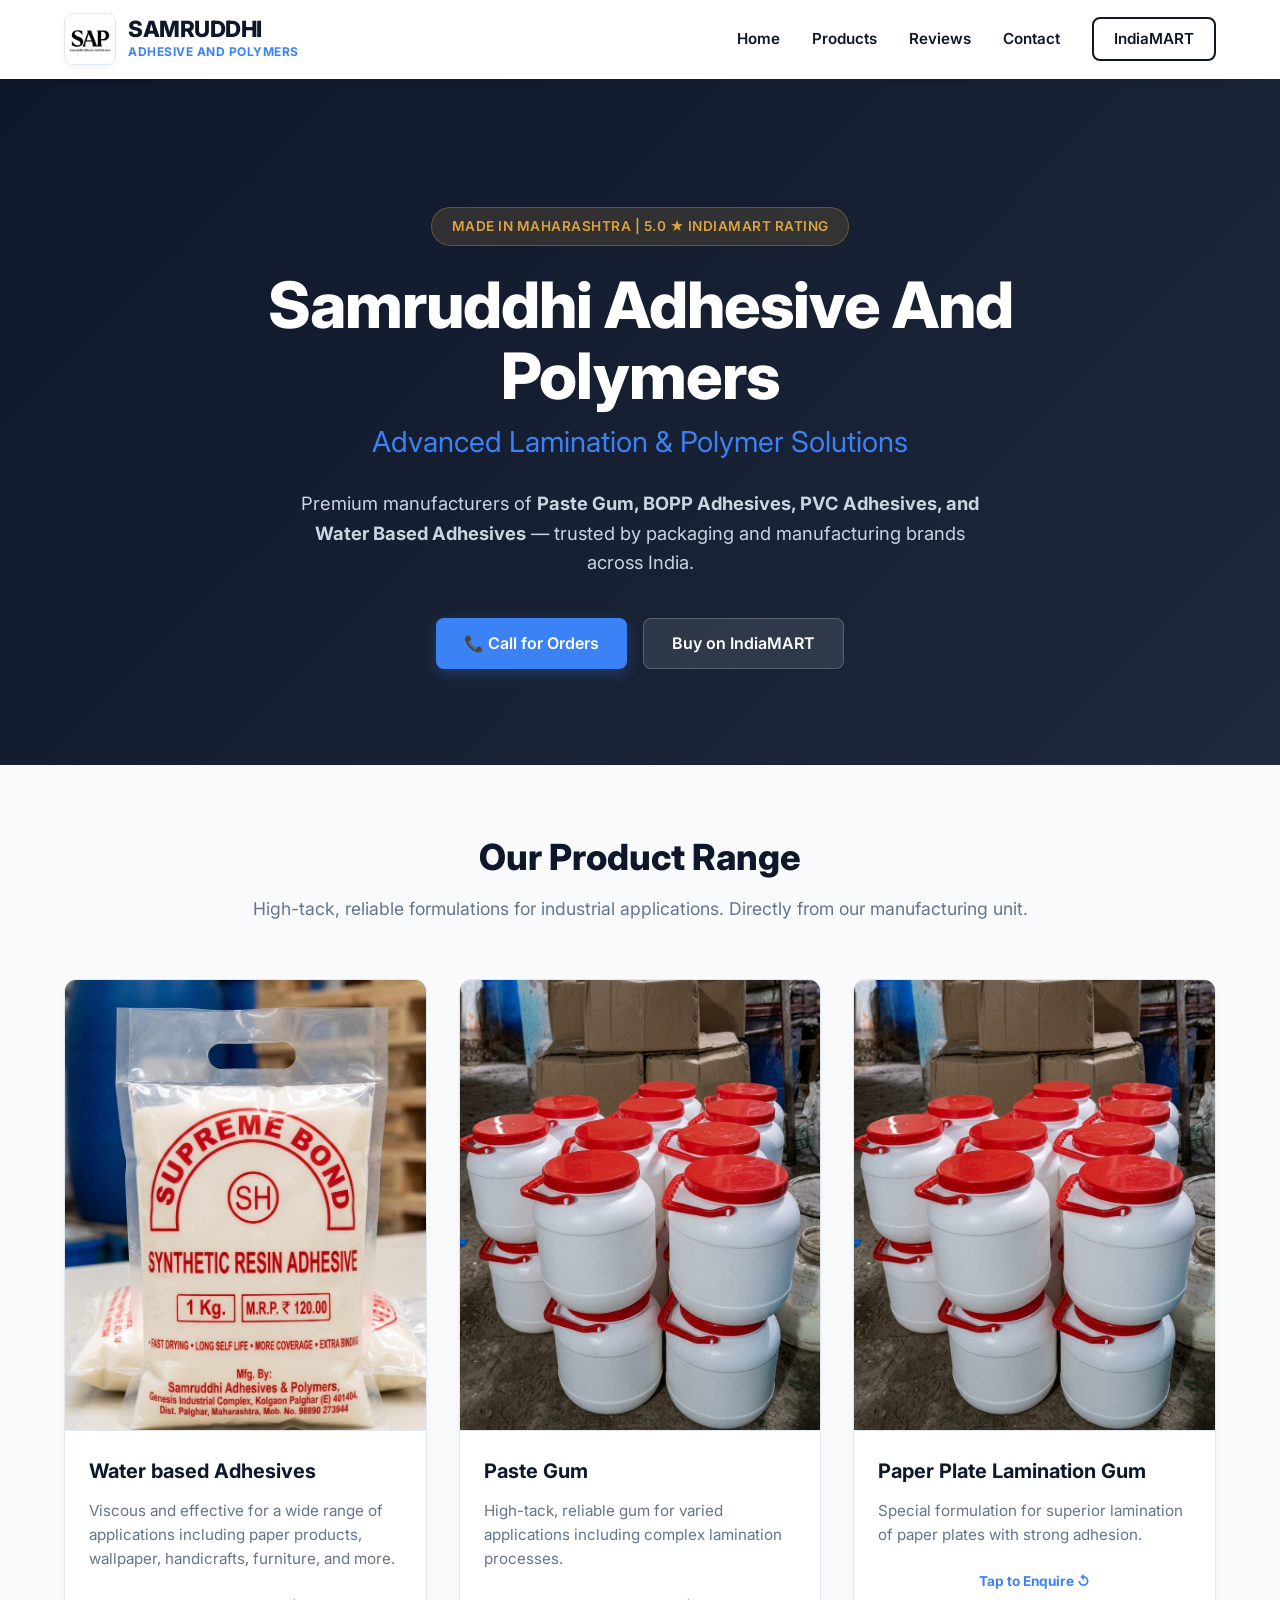
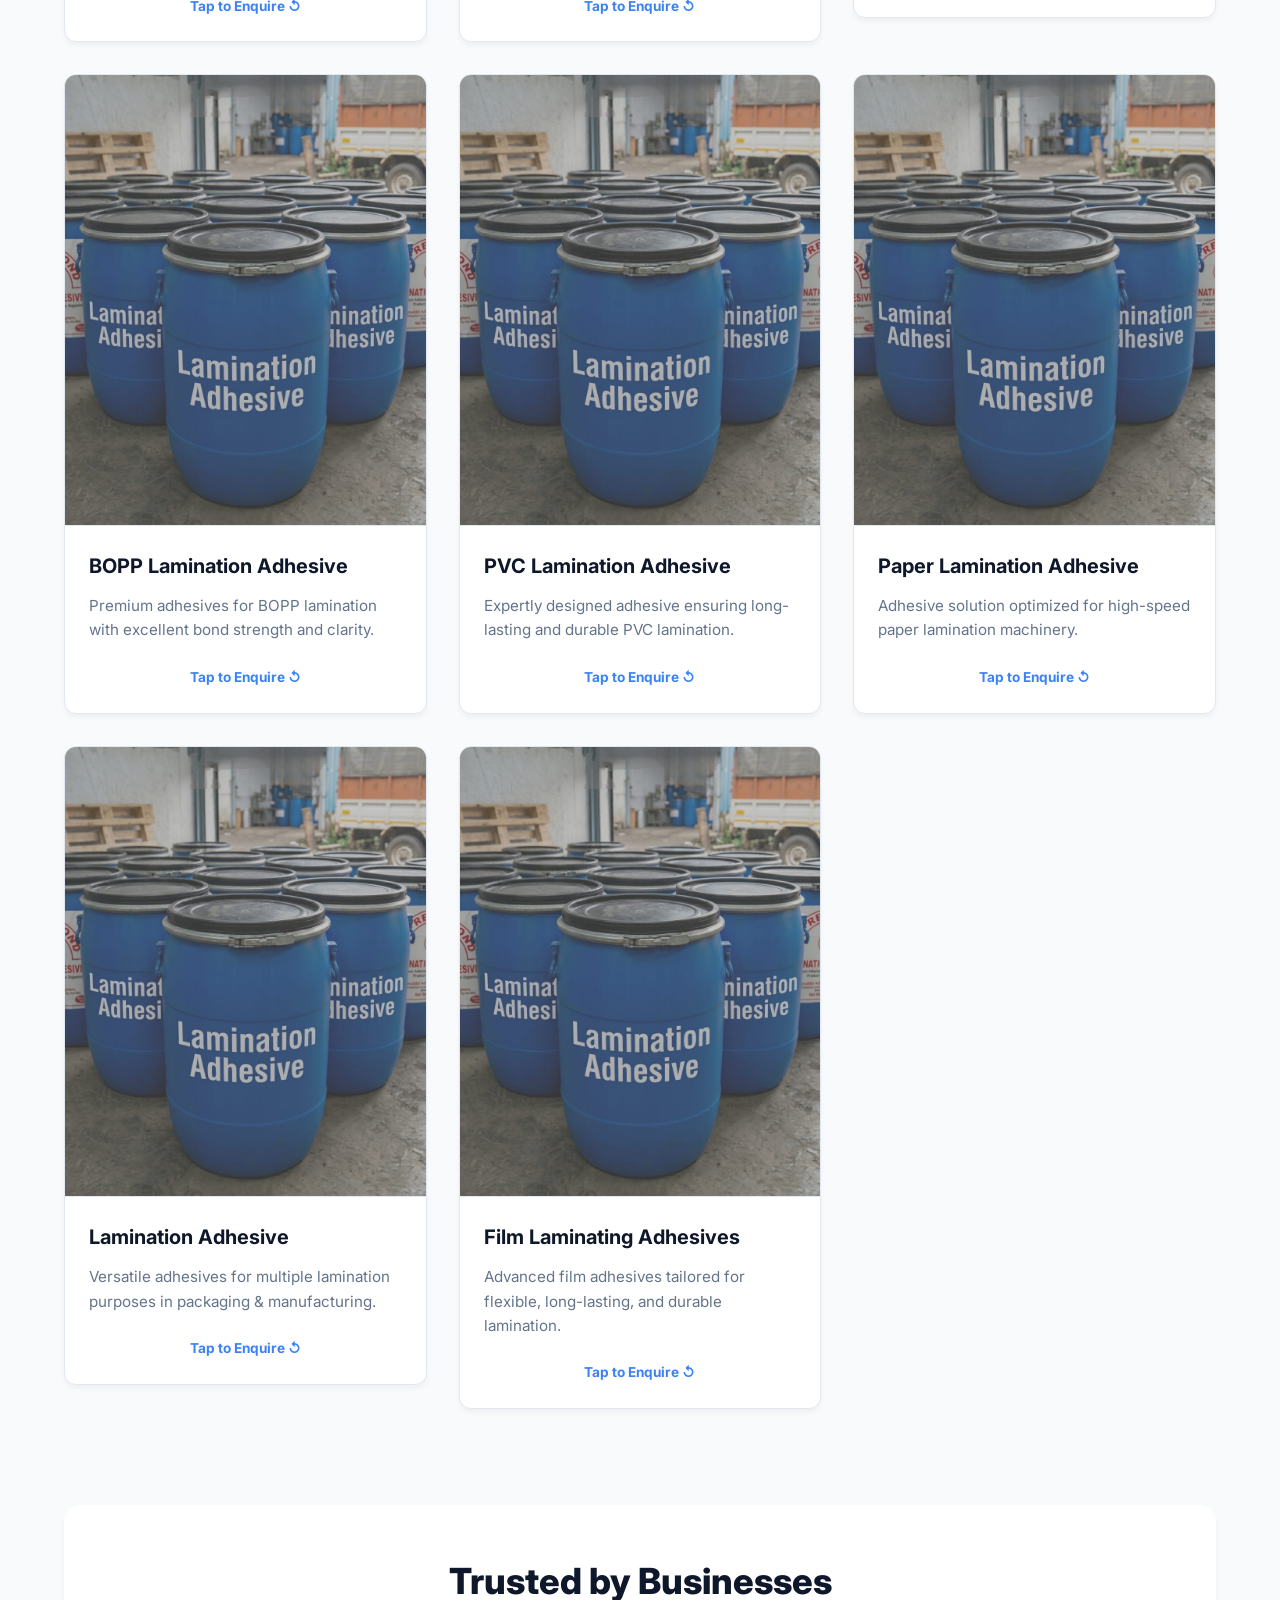
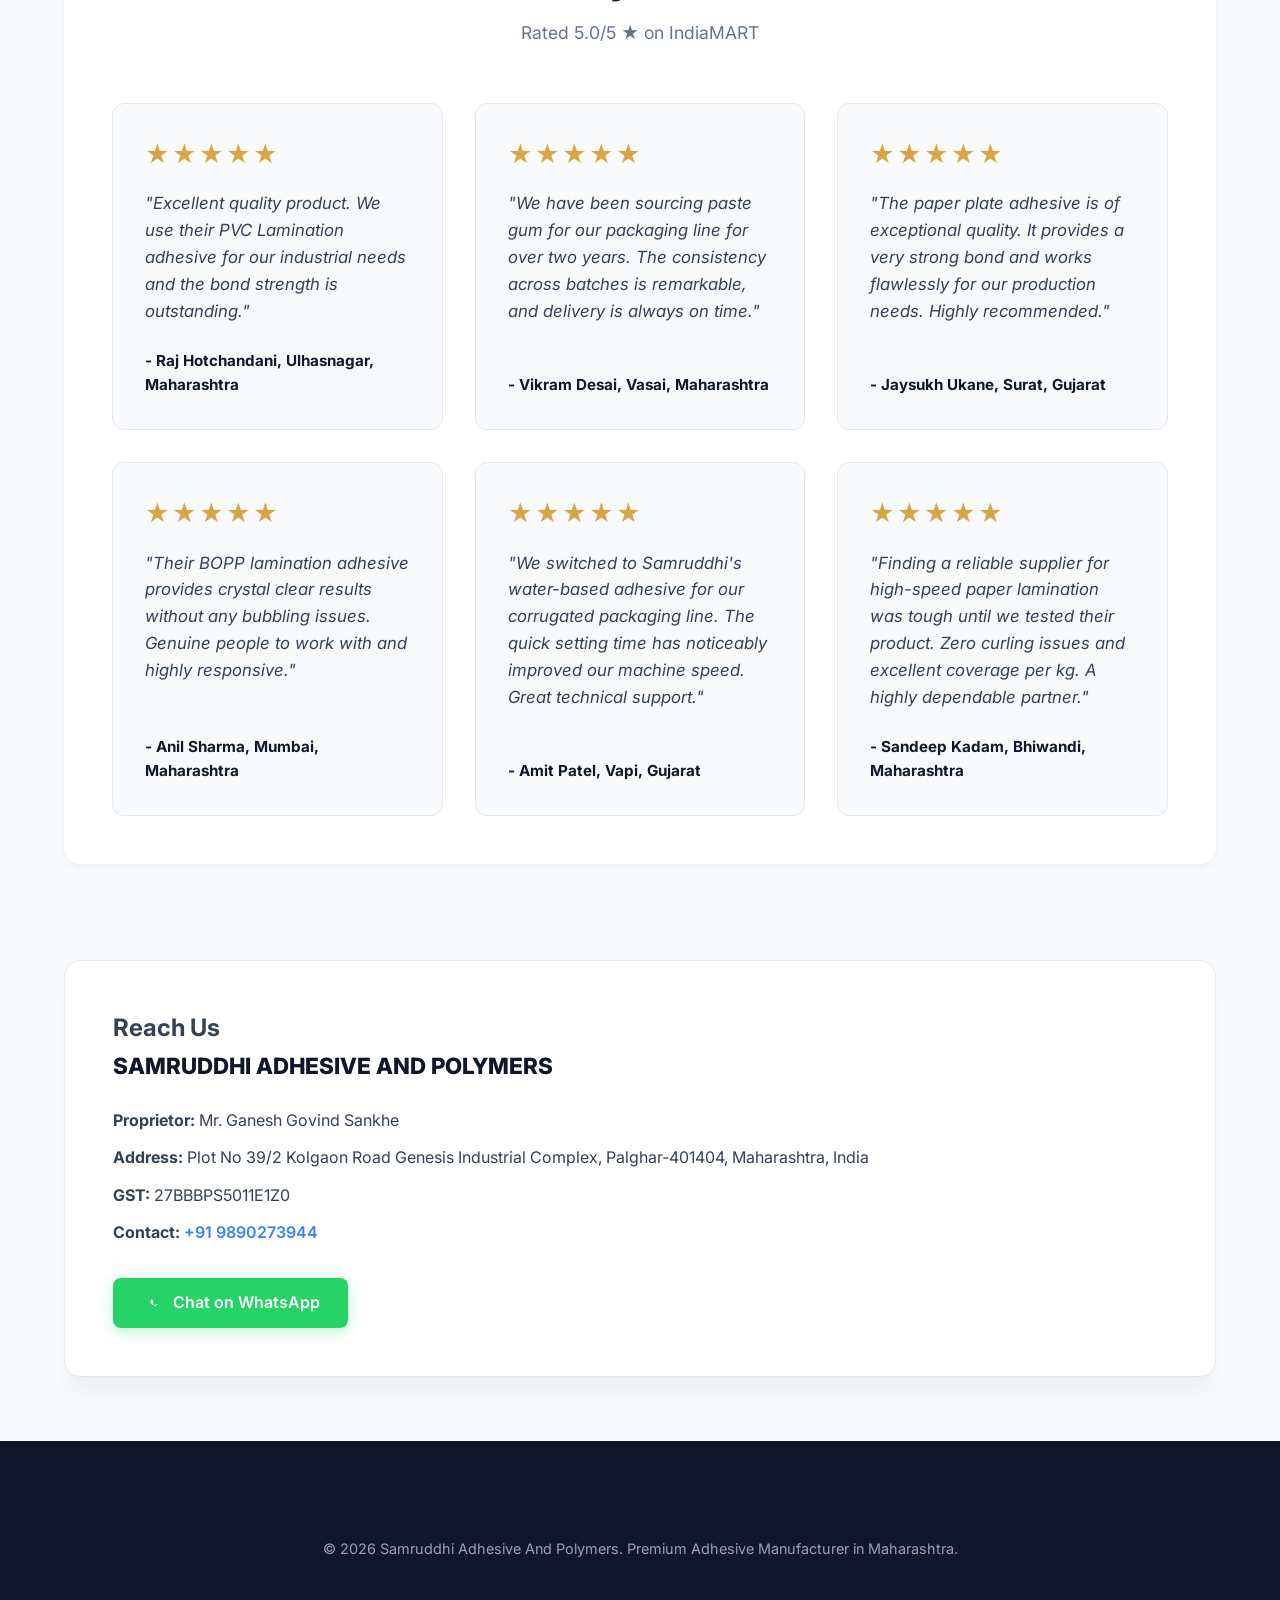
<file: index.html>
<!DOCTYPE html>
<html lang="en">
<head>
  <meta charset="UTF-8" />
  <meta name="viewport" content="width=device-width, initial-scale=1.0"/>
  <title>Samruddhi Adhesive And Polymers | Premium Lamination Adhesives</title>
  <meta name="description" content="Premium manufacturers of lamination adhesives, paste gum, and polymer solutions in Kolgaon, Palghar, Maharashtra.">
  
  <link rel="preconnect" href="https://fonts.googleapis.com">
  <link rel="preconnect" href="https://fonts.gstatic.com" crossorigin>
  <link href="https://fonts.googleapis.com/css2?family=Inter:wght@300;400;600;800&display=swap" rel="stylesheet">
  
  <link rel="stylesheet" href="css/styles.css">
  <script src="js/main.js" defer></script>
</head>
<body>

  <nav id="navbar">
    <div class="nav-container">
      <div class="nav-logo">
        <a href="#hero" class="brand-link">
          <img src="assets/SAP.png" alt="Samruddhi Adhesive And Polymers Logo" class="site-logo"/>
          <div class="brand-text-wrapper">
            <span class="brand-text-main">SAMRUDDHI</span>
            <span class="brand-text-sub">Adhesive And Polymers</span>
          </div>
        </a>
      </div>
      <ul class="nav-links">
        <li><a href="#hero">Home</a></li>
        <li><a href="#products">Products</a></li>
        <li><a href="#reviews">Reviews</a></li>
        <li><a href="#contact">Contact</a></li>
        <li><a href="https://www.indiamart.com/samruddhi-adhesive-and-polymers/" target="_blank" class="btn-outline">IndiaMART</a></li>
      </ul>
    </div>
  </nav>

  <main>
    <section id="hero" class="hero fade-in">
      <div class="hero-content">
        <span class="badge">Made in Maharashtra | 5.0 ★ IndiaMART Rating</span>
        <h1 class="hero-brand">Samruddhi Adhesive And Polymers</h1>
        <h2 class="hero-tagline">Advanced Lamination & Polymer Solutions</h2>
        <p>Premium manufacturers of <strong>Paste Gum, BOPP Adhesives, PVC Adhesives, and Water Based Adhesives</strong> — trusted by packaging and manufacturing brands across India.</p>
        <div class="hero-actions">
          <a class="btn-primary" href="tel:+919890273944">📞 Call for Orders</a>
          <a class="btn-secondary" href="https://www.indiamart.com/samruddhi-adhesive-and-polymers/" target="_blank">Buy on IndiaMART</a>
        </div>
      </div>
    </section>

    <section id="products" class="products-section container">
      <div class="section-header fade-in">
        <h2>Our Product Range</h2>
        <p>High-tack, reliable formulations for industrial applications. Directly from our manufacturing unit.</p>
      </div>
      
      <div class="products-grid">
        
        <article class="product-card stagger-in">
          <div class="product-card-inner">
            <div class="product-card-front">
              <img src="assets/water.jpeg" alt="Water based Adhesives" class="product-image">
              <div class="product-content">
                <h3>Water based Adhesives</h3>
                <p>Viscous and effective for a wide range of applications including paper products, wallpaper, handicrafts, furniture, and more.</p>
                <span class="flip-hint">Tap to Enquire ↺</span>
              </div>
            </div>
            <div class="product-card-back">
              <h3>Water based Adhesives</h3>
              <p>Get a quote or ask us a question about this product directly.</p>
              <div class="back-actions">
                <a class="btn-primary no-flip" href="tel:+919890273944">📞 Call Now</a>
                <a class="btn-whatsapp no-flip" href="https://wa.me/919890273944?text=Hello,%20I%20want%20to%20enquire%20about%20your%20Water%20based%20Adhesives." target="_blank">WhatsApp Us</a>
              </div>
              <span class="flip-hint">Tap to go back ↺</span>
            </div>
          </div>
        </article>

        <article class="product-card stagger-in">
          <div class="product-card-inner">
            <div class="product-card-front">
              <img src="assets/pasteplate.jpg" alt="Paste Gum" class="product-image">
              <div class="product-content">
                <h3>Paste Gum</h3>
                <p>High-tack, reliable gum for varied applications including complex lamination processes.</p>
                <span class="flip-hint">Tap to Enquire ↺</span>
              </div>
            </div>
            <div class="product-card-back">
              <h3>Paste Gum</h3>
              <p>Get a quote or ask us a question about this product directly.</p>
              <div class="back-actions">
                <a class="btn-primary no-flip" href="tel:+919890273944">📞 Call Now</a>
                <a class="btn-whatsapp no-flip" href="https://wa.me/919890273944?text=Hello,%20I%20want%20to%20enquire%20about%20your%20Paste%20Gum." target="_blank">WhatsApp Us</a>
              </div>
              <span class="flip-hint">Tap to go back ↺</span>
            </div>
          </div>
        </article>

        <article class="product-card stagger-in">
          <div class="product-card-inner">
            <div class="product-card-front">
              <img src="assets/pasteplate.jpg" alt="Paper Plate Lamination Gum" class="product-image">
              <div class="product-content">
                <h3>Paper Plate Lamination Gum</h3>
                <p>Special formulation for superior lamination of paper plates with strong adhesion.</p>
                <span class="flip-hint">Tap to Enquire ↺</span>
              </div>
            </div>
            <div class="product-card-back">
              <h3>Paper Plate Lamination Gum</h3>
              <p>Get a quote or ask us a question about this product directly.</p>
              <div class="back-actions">
                <a class="btn-primary no-flip" href="tel:+919890273944">📞 Call Now</a>
                <a class="btn-whatsapp no-flip" href="https://wa.me/919890273944?text=Hello,%20I%20want%20to%20enquire%20about%20your%20Paper%20Plate%20Lamination%20Gum." target="_blank">WhatsApp Us</a>
              </div>
              <span class="flip-hint">Tap to go back ↺</span>
            </div>
          </div>
        </article>

        <article class="product-card stagger-in">
          <div class="product-card-inner">
            <div class="product-card-front">
              <img src="assets/lamadh.jpeg" alt="BOPP Lamination Adhesive" class="product-image">
              <div class="product-content">
                <h3>BOPP Lamination Adhesive</h3>
                <p>Premium adhesives for BOPP lamination with excellent bond strength and clarity.</p>
                <span class="flip-hint">Tap to Enquire ↺</span>
              </div>
            </div>
            <div class="product-card-back">
              <h3>BOPP Lamination Adhesive</h3>
              <p>Get a quote or ask us a question about this product directly.</p>
              <div class="back-actions">
                <a class="btn-primary no-flip" href="tel:+919890273944">📞 Call Now</a>
                <a class="btn-whatsapp no-flip" href="https://wa.me/919890273944?text=Hello,%20I%20want%20to%20enquire%20about%20your%20BOPP%20Lamination%20Adhesive." target="_blank">WhatsApp Us</a>
              </div>
              <span class="flip-hint">Tap to go back ↺</span>
            </div>
          </div>
        </article>

        <article class="product-card stagger-in">
          <div class="product-card-inner">
            <div class="product-card-front">
              <img src="assets/lamadh.jpeg" alt="PVC Lamination Adhesive" class="product-image">
              <div class="product-content">
                <h3>PVC Lamination Adhesive</h3>
                <p>Expertly designed adhesive ensuring long-lasting and durable PVC lamination.</p>
                <span class="flip-hint">Tap to Enquire ↺</span>
              </div>
            </div>
            <div class="product-card-back">
              <h3>PVC Lamination Adhesive</h3>
              <p>Get a quote or ask us a question about this product directly.</p>
              <div class="back-actions">
                <a class="btn-primary no-flip" href="tel:+919890273944">📞 Call Now</a>
                <a class="btn-whatsapp no-flip" href="https://wa.me/919890273944?text=Hello,%20I%20want%20to%20enquire%20about%20your%20PVC%20Lamination%20Adhesive." target="_blank">WhatsApp Us</a>
              </div>
              <span class="flip-hint">Tap to go back ↺</span>
            </div>
          </div>
        </article>

        <article class="product-card stagger-in">
          <div class="product-card-inner">
            <div class="product-card-front">
              <img src="assets/lamadh.jpeg" alt="Paper Lamination Adhesive" class="product-image">
              <div class="product-content">
                <h3>Paper Lamination Adhesive</h3>
                <p>Adhesive solution optimized for high-speed paper lamination machinery.</p>
                <span class="flip-hint">Tap to Enquire ↺</span>
              </div>
            </div>
            <div class="product-card-back">
              <h3>Paper Lamination Adhesive</h3>
              <p>Get a quote or ask us a question about this product directly.</p>
              <div class="back-actions">
                <a class="btn-primary no-flip" href="tel:+919890273944">📞 Call Now</a>
                <a class="btn-whatsapp no-flip" href="https://wa.me/919890273944?text=Hello,%20I%20want%20to%20enquire%20about%20your%20Paper%20Lamination%20Adhesive." target="_blank">WhatsApp Us</a>
              </div>
              <span class="flip-hint">Tap to go back ↺</span>
            </div>
          </div>
        </article>

        <article class="product-card stagger-in">
          <div class="product-card-inner">
            <div class="product-card-front">
              <img src="assets/lamadh.jpeg" alt="Lamination Adhesive" class="product-image">
              <div class="product-content">
                <h3>Lamination Adhesive</h3>
                <p>Versatile adhesives for multiple lamination purposes in packaging & manufacturing.</p>
                <span class="flip-hint">Tap to Enquire ↺</span>
              </div>
            </div>
            <div class="product-card-back">
              <h3>Lamination Adhesive</h3>
              <p>Get a quote or ask us a question about this product directly.</p>
              <div class="back-actions">
                <a class="btn-primary no-flip" href="tel:+919890273944">📞 Call Now</a>
                <a class="btn-whatsapp no-flip" href="https://wa.me/919890273944?text=Hello,%20I%20want%20to%20enquire%20about%20your%20Lamination%20Adhesive." target="_blank">WhatsApp Us</a>
              </div>
              <span class="flip-hint">Tap to go back ↺</span>
            </div>
          </div>
        </article>

        <article class="product-card stagger-in">
          <div class="product-card-inner">
            <div class="product-card-front">
              <img src="assets/lamadh.jpeg" alt="Film Laminating Adhesives" class="product-image">
              <div class="product-content">
                <h3>Film Laminating Adhesives</h3>
                <p>Advanced film adhesives tailored for flexible, long-lasting, and durable lamination.</p>
                <span class="flip-hint">Tap to Enquire ↺</span>
              </div>
            </div>
            <div class="product-card-back">
              <h3>Film Laminating Adhesives</h3>
              <p>Get a quote or ask us a question about this product directly.</p>
              <div class="back-actions">
                <a class="btn-primary no-flip" href="tel:+919890273944">📞 Call Now</a>
                <a class="btn-whatsapp no-flip" href="https://wa.me/919890273944?text=Hello,%20I%20want%20to%20enquire%20about%20your%20Film%20Laminating%20Adhesives." target="_blank">WhatsApp Us</a>
              </div>
              <span class="flip-hint">Tap to go back ↺</span>
            </div>
          </div>
        </article>

      </div>
    </section>

<section id="reviews" class="reviews-section container fade-in">
      <div class="section-header">
        <h2>Trusted by Businesses</h2>
        <p>Rated 5.0/5 ★ on IndiaMART</p>
      </div>
      <div class="reviews-grid">
        <div class="review-card">
          <div class="stars">★★★★★</div>
          <p class="review-text">"Excellent quality product. We use their PVC Lamination adhesive for our industrial needs and the bond strength is outstanding."</p>
          <p class="review-author">- Raj Hotchandani, Ulhasnagar, Maharashtra</p>
        </div>
        <div class="review-card">
          <div class="stars">★★★★★</div>
          <p class="review-text">"We have been sourcing paste gum for our packaging line for over two years. The consistency across batches is remarkable, and delivery is always on time."</p>
          <p class="review-author">- Vikram Desai, Vasai, Maharashtra</p>
        </div>
		<div class="review-card">
          <div class="stars">★★★★★</div>
          <p class="review-text">"The paper plate adhesive is of exceptional quality. It provides a very strong bond and works flawlessly for our production needs. Highly recommended."</p>
          <p class="review-author">- Jaysukh Ukane, Surat, Gujarat</p>
        </div>
        <div class="review-card">
          <div class="stars">★★★★★</div>
          <p class="review-text">"Their BOPP lamination adhesive provides crystal clear results without any bubbling issues. Genuine people to work with and highly responsive."</p>
          <p class="review-author">- Anil Sharma, Mumbai, Maharashtra</p>
        </div>
		<div class="review-card">
          <div class="stars">★★★★★</div>
          <p class="review-text">"We switched to Samruddhi's water-based adhesive for our corrugated packaging line. The quick setting time has noticeably improved our machine speed. Great technical support."</p>
          <p class="review-author">- Amit Patel, Vapi, Gujarat</p>
        </div>
        <div class="review-card">
          <div class="stars">★★★★★</div>
          <p class="review-text">"Finding a reliable supplier for high-speed paper lamination was tough until we tested their product. Zero curling issues and excellent coverage per kg. A highly dependable partner."</p>
          <p class="review-author">- Sandeep Kadam, Bhiwandi, Maharashtra</p>
        </div>
      </div>
    </section>

    <section id="contact" class="contact-section container fade-in">
      <div class="contact-card">
        <div class="contact-info">
          <h2>Reach Us</h2>
          <p class="company-name">Samruddhi Adhesive And Polymers</p>
          <ul class="contact-list">
            <li><strong>Proprietor:</strong> Mr. Ganesh Govind Sankhe</li>
            <li><strong>Address:</strong> Plot No 39/2 Kolgaon Road Genesis Industrial Complex, Palghar-401404, Maharashtra, India</li>
            <li><strong>GST:</strong> 27BBBPS5011E1Z0</li>
            <li><strong>Contact:</strong> <a href="tel:+919890273944" class="text-link">+91 9890273944</a></li>
          </ul>
          <div class="contact-actions">
            <a class="btn-whatsapp" href="https://wa.me/919890273944" target="_blank">
              <svg xmlns="http://www.w3.org/2000/svg" viewBox="0 0 32 32" fill="white" class="wa-icon">
                <circle cx="16" cy="16" r="16" fill="#25D366"/>
                <path d="M22.7 18.5c-.3-.2-1.8-.9-2.1-1-.3-.1-.5-.2-.7.2s-.8,1-1,1.2c-.1.1-.3.1-.5.1-1.1-.5-2-1.6-2.5-2.3-.2-.3,0-.4.2-.7.2-.2.3-.4.5-.6.2-.2.1-.4,0-.7s-.8-2 -1-2.6c-.3-.6-.5-.6-.7-.7h-.6c-.2,0-.5.1-.7.3-.7.7-1,1.5-1,2.4 0,1.4 1,2.9 2.2,4 1.2 1 2.8,1.7 4.2,1.6 .8,0 1.7-.5 2.1-1 .2-.3.2-.6,0-.8z" fill="#fff"/>
              </svg>
              Chat on WhatsApp
            </a>
          </div>
        </div>
      </div>
    </section>
  </main>

  <footer>
    <div class="container">
      <p>&copy; 2026 Samruddhi Adhesive And Polymers. Premium Adhesive Manufacturer in Maharashtra.</p>
    </div>
  </footer>

</body>
</html>
</file>
<file: css/styles.css>
/* =========================================
   Variables & Reset
   ========================================= */
:root {
  --primary: #0f172a;       /* Deep Slate/Navy */
  --accent: #3b82f6;        /* Sleek Blue */
  --accent-hover: #2563eb;
  --gold: #d9a441;          
  --bg-light: #f8fafc;
  --text-main: #334155;
  --text-muted: #64748b;
  --white: #ffffff;
  --whatsapp: #25D366;
  
  --glass-bg: rgba(255, 255, 255, 0.92);
  --glass-border: rgba(255, 255, 255, 0.2);
  --shadow-sm: 0 4px 6px -1px rgba(0, 0, 0, 0.05);
  --shadow-lg: 0 20px 25px -5px rgba(0, 0, 0, 0.05), 0 8px 10px -6px rgba(0, 0, 0, 0.01);
  
  --transition: all 0.3s cubic-bezier(0.4, 0, 0.2, 1);
}

* { margin: 0; padding: 0; box-sizing: border-box; }

body {
  font-family: 'Inter', sans-serif;
  background-color: var(--bg-light);
  color: var(--text-main);
  line-height: 1.6;
  -webkit-font-smoothing: antialiased;
}

.container {
  width: 90%;
  max-width: 1200px;
  margin: 0 auto;
  padding: 4rem 0;
}

/* =========================================
   Navigation & Brand Identity
   ========================================= */
#navbar {
  position: sticky;
  top: 0;
  z-index: 1000;
  background: var(--glass-bg);
  backdrop-filter: blur(12px);
  -webkit-backdrop-filter: blur(12px);
  border-bottom: 1px solid var(--glass-border);
  box-shadow: var(--shadow-sm);
  transition: var(--transition);
}

.nav-container {
  display: flex;
  justify-content: space-between;
  align-items: center;
  padding: 0.8rem 5%;
  max-width: 1400px;
  margin: 0 auto;
}

.brand-link {
  display: flex;
  align-items: center;
  gap: 12px;
  text-decoration: none;
}

.site-logo {
  height: 52px;
  border-radius: 8px;
  box-shadow: var(--shadow-sm);
  border: 1px solid #e2e8f0;
}

.brand-text-wrapper {
  display: flex;
  flex-direction: column;
  justify-content: center;
}

.brand-text-main {
  font-size: 1.4rem;
  font-weight: 800;
  color: var(--primary);
  line-height: 1.1;
  letter-spacing: -0.5px;
  text-transform: uppercase;
}

.brand-text-sub {
  font-size: 0.75rem;
  font-weight: 700;
  color: var(--accent);
  letter-spacing: 0.5px;
  text-transform: uppercase;
}

.nav-links {
  list-style: none;
  display: flex;
  gap: 2rem;
  align-items: center;
}

.nav-links a {
  text-decoration: none;
  color: var(--primary);
  font-weight: 600;
  font-size: 0.95rem;
  transition: var(--transition);
}

.nav-links a:hover { color: var(--accent); }

/* =========================================
   Hero Section
   ========================================= */
.hero {
  background: linear-gradient(135deg, var(--primary) 0%, #1e293b 100%);
  color: var(--white);
  padding: 8rem 5% 6rem;
  text-align: center;
  position: relative;
  overflow: hidden;
}

.hero-content {
  max-width: 850px;
  margin: 0 auto;
  position: relative;
  z-index: 2;
}

.badge {
  display: inline-block;
  background: rgba(217, 164, 65, 0.15);
  color: var(--gold);
  padding: 0.5rem 1.2rem;
  border-radius: 50px;
  font-weight: 600;
  font-size: 0.85rem;
  margin-bottom: 1.5rem;
  border: 1px solid rgba(217, 164, 65, 0.3);
  text-transform: uppercase;
  letter-spacing: 0.5px;
}

.hero-brand {
  font-size: clamp(2.2rem, 5vw, 4.5rem);
  line-height: 1.1;
  margin-bottom: 0.5rem;
  font-weight: 800;
  letter-spacing: -1px;
  color: var(--white);
}

.hero-tagline {
  font-size: clamp(1.2rem, 3vw, 1.8rem);
  font-weight: 400;
  color: var(--accent);
  margin-bottom: 1.5rem;
}

.hero p {
  font-size: 1.15rem;
  color: #cbd5e1;
  margin-bottom: 2.5rem;
  max-width: 700px;
  margin-left: auto;
  margin-right: auto;
}

.hero-actions {
  display: flex; gap: 1rem; justify-content: center; flex-wrap: wrap;
}

/* =========================================
   Buttons
   ========================================= */
.btn-primary, .btn-secondary, .btn-outline, .btn-whatsapp {
  display: inline-flex; align-items: center; justify-content: center;
  padding: 0.75rem 1.75rem; border-radius: 8px; font-weight: 600;
  text-decoration: none; transition: var(--transition); cursor: pointer; border: none;
}

.btn-primary { background: var(--accent); color: var(--white); box-shadow: 0 4px 14px rgba(59, 130, 246, 0.3); }
.btn-primary:hover { background: var(--accent-hover); transform: translateY(-2px); }

.btn-secondary { background: rgba(255, 255, 255, 0.1); color: var(--white); backdrop-filter: blur(4px); border: 1px solid rgba(255,255,255,0.2); }
.btn-secondary:hover { background: rgba(255, 255, 255, 0.2); transform: translateY(-2px); }

.btn-outline { border: 2px solid var(--primary); color: var(--primary); padding: 0.5rem 1.25rem; }
.btn-outline:hover { background: var(--primary); color: var(--white) !important; }

.btn-whatsapp { background: var(--whatsapp); color: var(--white); box-shadow: 0 4px 14px rgba(37, 211, 102, 0.3); }
.btn-whatsapp:hover { background: #1ebc59; transform: translateY(-2px); }

/* =========================================
   Products Grid & Flip Animation
   ========================================= */
.section-header { text-align: center; margin-bottom: 3.5rem; }
.section-header h2 { font-size: 2.25rem; color: var(--primary); margin-bottom: 0.5rem; font-weight: 800;}
.section-header p { color: var(--text-muted); font-size: 1.1rem; }

.products-grid {
  display: grid;
  grid-template-columns: repeat(auto-fit, minmax(280px, 1fr));
  gap: 2rem;
}

/* Outer Card handles 3D perspective */
.product-card {
  perspective: 1000px;
  cursor: pointer;
}

/* Inner Card handles the flip transition */
.product-card-inner {
  position: relative;
  width: 100%;
  height: 100%;
  transition: transform 0.6s cubic-bezier(0.4, 0.2, 0.2, 1);
  transform-style: preserve-3d;
}

.product-card.flipped .product-card-inner {
  transform: rotateY(180deg);
}

/* Shared Face Styles (Updated to fix mobile text disappearing bug) */
.product-card-front, .product-card-back {
  width: 100%;
  backface-visibility: hidden;
  -webkit-backface-visibility: hidden;
  transform: translateZ(0); 
  -webkit-transform: translateZ(0);
  background: var(--white);
  border-radius: 12px;
  box-shadow: var(--shadow-sm);
  border: 1px solid #e2e8f0;
  overflow: hidden;
  display: flex;
  flex-direction: column;
}

/* Front Face */
.product-card-front {
  position: relative;
  z-index: 2;
}

.product-image {
  width: 100%;
  aspect-ratio: 4 / 5; /* This is the magic line! It locks the perfect portrait ratio */
  object-fit: cover; /* Fills the space perfectly edge-to-edge without cropping */
  border-bottom: 1px solid #e2e8f0;
  background-color: var(--white);
}

.product-content {
  padding: 1.5rem;
  display: flex;
  flex-direction: column;
  flex-grow: 1;
}

.product-card-front h3 { color: var(--primary); font-size: 1.25rem; margin-bottom: 0.75rem; font-weight: 700;}
.product-card-front p { color: var(--text-muted); font-size: 0.95rem; margin-bottom: 0; }

/* Back Face */
.product-card-back {
  position: absolute;
  top: 0;
  left: 0;
  width: 100%;
  height: 100%;
  transform: rotateY(180deg) translateZ(0);
  -webkit-transform: rotateY(180deg) translateZ(0);
  padding: 2rem 1.5rem;
  display: flex;
  flex-direction: column;
  justify-content: center;
  align-items: center;
  text-align: center;
  
  /* NEW: A soft, premium blue gradient and inner shadow instead of flat gray */
  background: linear-gradient(135deg, var(--white) 0%, #eff6ff 100%);
  border: 2px solid var(--accent);
  box-shadow: inset 0 0 30px rgba(59, 130, 246, 0.08);
}

.product-card-back h3 {
  color: var(--primary);
  font-size: 1.35rem;
  font-weight: 800;
  margin-bottom: 0.5rem;
}

/* NEW: A sleek accent line under the title to break up the empty space */
.product-card-back h3::after {
  content: '';
  display: block;
  width: 45px;
  height: 4px;
  background: var(--accent);
  margin: 1rem auto;
  border-radius: 4px;
}

.product-card-back p {
  color: var(--text-muted);
  font-size: 0.95rem;
  margin-bottom: 2rem;
  line-height: 1.6;
  padding: 0 10px; /* Brings the text in slightly so it doesn't stretch too wide */
}

.back-actions {
  display: flex;
  flex-direction: column;
  gap: 1rem; /* Slightly larger gap between buttons */
  width: 100%;
}

.back-actions a {
  width: 100%;
  padding: 0.6rem;
  font-size: 0.95rem;
}

/* UI Hint to guide user */
/* Existing code you already have */
.flip-hint {
  display: block;
  text-align: center;
  color: var(--accent);
  font-size: 0.85rem;
  font-weight: 700;
  margin-top: auto;
  padding-top: 1.5rem;
}

/* NEW CODE TO ADD: Forces perfect centering on the back */
.product-card-back .flip-hint {
  margin-top: 2rem; /* Removes the 'auto' spring effect */
  padding-top: 0;
}

.product-card:hover .product-card-front,
.product-card:hover .product-card-back {
  box-shadow: var(--shadow-lg);
}

/* =========================================
   Reviews
   ========================================= */
.reviews-section {
  background-color: var(--white);
  border-radius: 16px;
  padding: 3rem;
  margin: 2rem auto;
  text-align: center;
  box-shadow: var(--shadow-sm);
}

.reviews-grid {
  display: grid;
  grid-template-columns: repeat(auto-fit, minmax(280px, 1fr));
  gap: 2rem;
  margin-top: 2.5rem;
}

.review-card {
  background: var(--bg-light);
  padding: 2rem;
  border-radius: 12px;
  border: 1px solid #e2e8f0;
  text-align: left;
  display: flex;
  flex-direction: column;
}

.stars { color: var(--gold); font-size: 1.5rem; margin-bottom: 1rem; letter-spacing: 2px;}
.review-text { font-size: 1.05rem; font-style: italic; color: var(--text-main); margin-bottom: 1.5rem; flex-grow: 1;}
.review-author { color: var(--primary); font-weight: 700; font-size: 0.95rem;}

/* =========================================
   Contact Section
   ========================================= */
.contact-card {
  background: var(--white); border-radius: 16px; padding: 3rem;
  box-shadow: var(--shadow-lg); border: 1px solid #e2e8f0;
}
.company-name { font-size: 1.4rem; font-weight: 800; color: var(--primary); margin-bottom: 1.5rem; text-transform: uppercase;}
.contact-list { list-style: none; margin-bottom: 2rem; }
.contact-list li { margin-bottom: 0.75rem; color: var(--text-main); }
.text-link { color: var(--accent); text-decoration: none; font-weight: 600; }
.wa-icon { width: 24px; height: 24px; margin-right: 8px; }

/* =========================================
   Footer & Animations
   ========================================= */
footer { background: var(--primary); color: #94a3b8; text-align: center; padding: 2rem 0; font-size: 0.9rem; }

.fade-in { opacity: 0; transform: translateY(30px); transition: opacity 0.8s ease-out, transform 0.8s ease-out; }
.stagger-in { opacity: 0; transform: translateY(30px); transition: opacity 0.6s ease-out, transform 0.6s ease-out; }
.is-visible { opacity: 1; transform: translateY(0); }

/* =========================================
   Mobile Responsiveness
   ========================================= */
@media (max-width: 768px) {
  .nav-links { display: none; }
  .hero { padding: 6rem 5% 4rem; }
  .contact-card, .reviews-section { padding: 2rem; }
  
  /* Scale down the logo and text slightly so the full brand name fits on mobile */
  .site-logo { height: 44px; }
  .brand-text-main { font-size: 1.15rem; }
  .brand-text-sub { font-size: 0.65rem; }
}
</file>
